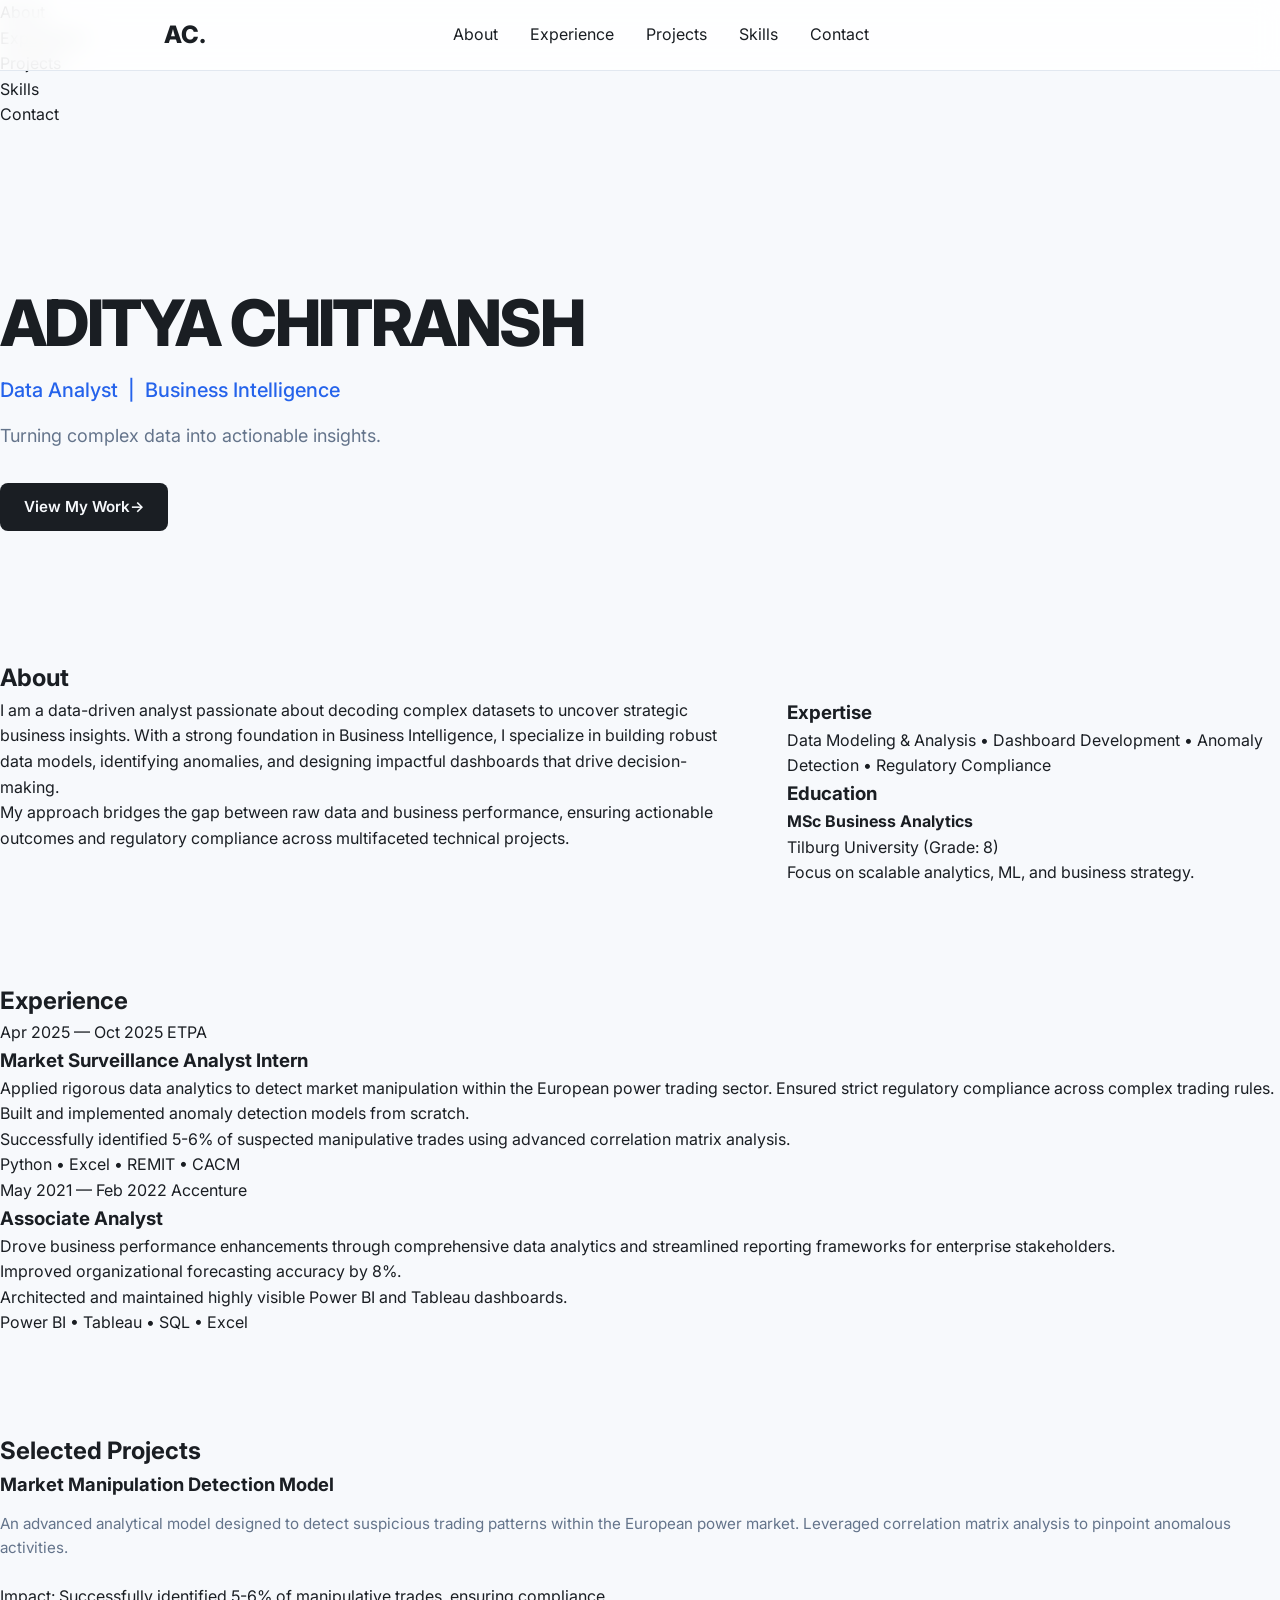
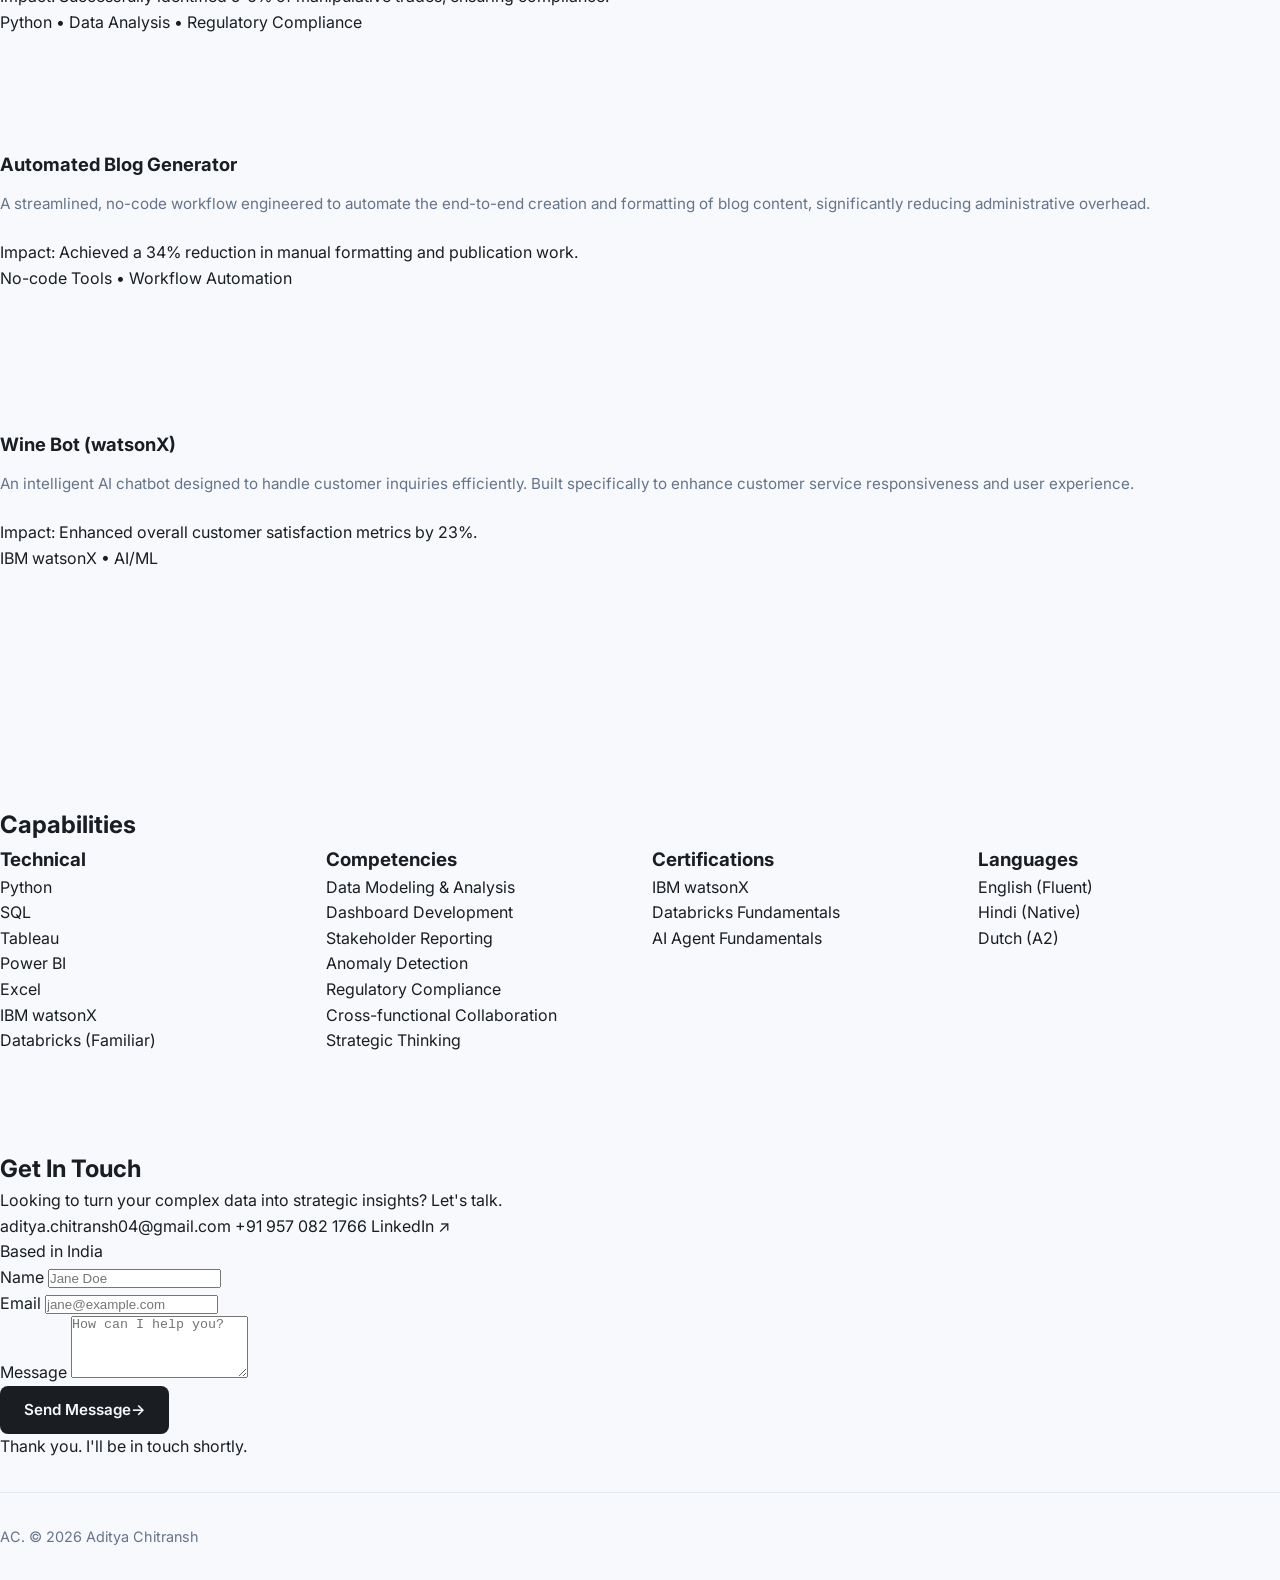
<file: index.html>
<!DOCTYPE html>
<html lang="en">
<head>
  <meta charset="UTF-8">
  <meta name="viewport" content="width=device-width, initial-scale=1.0">
  <title>Aditya Chitransh — Data Analytics Professional</title>
  <meta name="description" content="Portfolio of Aditya Chitransh, a Data Analyst specializing in Business Intelligence, data modeling, and actionable insights.">
  <meta name="keywords" content="Aditya Chitransh, Data Analyst, Business Intelligence, SQL, Python, Power BI, Tableau">
  
  <link rel="preconnect" href="https://fonts.googleapis.com">
  <link rel="preconnect" href="https://fonts.gstatic.com" crossorigin>
  <link href="https://fonts.googleapis.com/css2?family=Inter:wght@300;400;500;600;800&display=swap" rel="stylesheet">
  
  <link rel="stylesheet" href="style.css">
</head>
<body>

  <!-- Navigation -->
  <nav class="nav">
    <div class="container nav-container">
      <a href="#hero" class="logo">AC.</a>
      <ul class="nav-links">
        <li><a href="#about" class="hover-ul">About</a></li>
        <li><a href="#experience" class="hover-ul">Experience</a></li>
        <li><a href="#projects" class="hover-ul">Projects</a></li>
        <li><a href="#skills" class="hover-ul">Skills</a></li>
        <li><a href="#contact" class="hover-ul">Contact</a></li>
      </ul>
      <button class="mobile-toggle" aria-label="Toggle menu">
        <span></span><span></span>
      </button>
    </div>
  </nav>

  <!-- Mobile Menu -->
  <div class="mobile-menu">
    <ul>
      <li><a href="#about">About</a></li>
      <li><a href="#experience">Experience</a></li>
      <li><a href="#projects">Projects</a></li>
      <li><a href="#skills">Skills</a></li>
      <li><a href="#contact">Contact</a></li>
    </ul>
  </div>

  <main>
    <!-- section: HERO -->
    <section id="hero" class="section hero">
      <div class="container">
        <div class="hero-content fade-in">
          <h1 class="headline">ADITYA CHITRANSH</h1>
          <h2 class="subtitle">Data Analyst &nbsp;|&nbsp; Business Intelligence</h2>
          <p class="tagline">Turning complex data into actionable insights.</p>
          <a href="#projects" class="btn">View My Work <span class="arrow">→</span></a>
        </div>
      </div>
    </section>

    <!-- section: ABOUT -->
    <section id="about" class="section about bg-light">
      <div class="container fade-in">
        <h2 class="section-title">About</h2>
        <div class="about-grid">
          <div class="about-bio">
            <p>I am a data-driven analyst passionate about decoding complex datasets to uncover strategic business insights. With a strong foundation in Business Intelligence, I specialize in building robust data models, identifying anomalies, and designing impactful dashboards that drive decision-making.</p>
            <p>My approach bridges the gap between raw data and business performance, ensuring actionable outcomes and regulatory compliance across multifaceted technical projects.</p>
          </div>
          <div class="about-details">
            <div class="detail-block">
              <h3>Expertise</h3>
              <p>Data Modeling & Analysis • Dashboard Development • Anomaly Detection • Regulatory Compliance</p>
            </div>
            <div class="detail-block">
              <h3>Education</h3>
              <p><strong>MSc Business Analytics</strong><br> Tilburg University (Grade: 8)<br><span class="muted">Focus on scalable analytics, ML, and business strategy.</span></p>
            </div>
          </div>
        </div>
      </div>
    </section>

    <!-- section: EXPERIENCE -->
    <section id="experience" class="section experience">
      <div class="container fade-in">
        <h2 class="section-title">Experience</h2>
        <div class="timeline">
          
          <div class="timeline-item">
            <div class="timeline-meta">
              <span class="timeline-date">Apr 2025 — Oct 2025</span>
              <span class="timeline-company">ETPA</span>
            </div>
            <div class="timeline-content">
              <h3>Market Surveillance Analyst Intern</h3>
              <p>Applied rigorous data analytics to detect market manipulation within the European power trading sector. Ensured strict regulatory compliance across complex trading rules.</p>
              <ul class="impact-list">
                <li>Built and implemented anomaly detection models from scratch.</li>
                <li>Successfully identified 5-6% of suspected manipulative trades using advanced correlation matrix analysis.</li>
              </ul>
              <div class="tech-stack">Python • Excel • REMIT • CACM</div>
            </div>
          </div>

          <div class="timeline-item">
            <div class="timeline-meta">
              <span class="timeline-date">May 2021 — Feb 2022</span>
              <span class="timeline-company">Accenture</span>
            </div>
            <div class="timeline-content">
              <h3>Associate Analyst</h3>
              <p>Drove business performance enhancements through comprehensive data analytics and streamlined reporting frameworks for enterprise stakeholders.</p>
              <ul class="impact-list">
                <li>Improved organizational forecasting accuracy by 8%.</li>
                <li>Architected and maintained highly visible Power BI and Tableau dashboards.</li>
              </ul>
              <div class="tech-stack">Power BI • Tableau • SQL • Excel</div>
            </div>
          </div>

        </div>
      </div>
    </section>

    <!-- section: PROJECTS -->
    <section id="projects" class="section projects bg-light">
      <div class="container fade-in">
        <h2 class="section-title">Selected Projects</h2>
        
        <div class="project-grid">
          
          <!-- Project 1 -->
          <div class="project-card">
            <div class="project-info">
              <h3>Market Manipulation Detection Model</h3>
              <p>An advanced analytical model designed to detect suspicious trading patterns within the European power market. Leveraged correlation matrix analysis to pinpoint anomalous activities.</p>
              <div class="project-impact">
                <span class="impact-label">Impact:</span> 
                Successfully identified 5-6% of manipulative trades, ensuring compliance.
              </div>
            </div>
            <div class="project-footer">
              <div class="tech-stack">Python • Data Analysis • Regulatory Compliance</div>
            </div>
          </div>

          <!-- Project 2 -->
          <div class="project-card">
            <div class="project-info">
              <h3>Automated Blog Generator</h3>
              <p>A streamlined, no-code workflow engineered to automate the end-to-end creation and formatting of blog content, significantly reducing administrative overhead.</p>
              <div class="project-impact">
                <span class="impact-label">Impact:</span> 
                Achieved a 34% reduction in manual formatting and publication work.
              </div>
            </div>
            <div class="project-footer">
              <div class="tech-stack">No-code Tools • Workflow Automation</div>
            </div>
          </div>

          <!-- Project 3 -->
          <div class="project-card">
            <div class="project-info">
              <h3>Wine Bot (watsonX)</h3>
              <p>An intelligent AI chatbot designed to handle customer inquiries efficiently. Built specifically to enhance customer service responsiveness and user experience.</p>
              <div class="project-impact">
                <span class="impact-label">Impact:</span> 
                Enhanced overall customer satisfaction metrics by 23%.
              </div>
            </div>
            <div class="project-footer">
              <div class="tech-stack">IBM watsonX • AI/ML</div>
            </div>
          </div>

        </div>
      </div>
    </section>

    <!-- section: SKILLS -->
    <section id="skills" class="section skills">
      <div class="container fade-in">
        <h2 class="section-title">Capabilities</h2>
        
        <div class="skills-grid">
          <div class="skill-group">
            <h3>Technical</h3>
            <ul>
              <li>Python</li>
              <li>SQL</li>
              <li>Tableau</li>
              <li>Power BI</li>
              <li>Excel</li>
              <li>IBM watsonX</li>
              <li>Databricks <span class="muted">(Familiar)</span></li>
            </ul>
          </div>
          
          <div class="skill-group">
            <h3>Competencies</h3>
            <ul>
              <li>Data Modeling & Analysis</li>
              <li>Dashboard Development</li>
              <li>Stakeholder Reporting</li>
              <li>Anomaly Detection</li>
              <li>Regulatory Compliance</li>
              <li>Cross-functional Collaboration</li>
              <li>Strategic Thinking</li>
            </ul>
          </div>

          <div class="skill-group">
            <h3>Certifications</h3>
            <ul>
              <li>IBM watsonX</li>
              <li>Databricks Fundamentals</li>
              <li>AI Agent Fundamentals</li>
            </ul>
          </div>
          
          <div class="skill-group">
            <h3>Languages</h3>
            <ul>
              <li>English <span class="muted">(Fluent)</span></li>
              <li>Hindi <span class="muted">(Native)</span></li>
              <li>Dutch <span class="muted">(A2)</span></li>
            </ul>
          </div>
        </div>
      </div>
    </section>

    <!-- section: CONTACT -->
    <section id="contact" class="section contact bg-light">
      <div class="container fade-in">
        <h2 class="section-title">Get In Touch</h2>
        
        <div class="contact-grid">
          <div class="contact-text">
            <p class="contact-lead">Looking to turn your complex data into strategic insights? Let's talk.</p>
            <div class="contact-links">
              <a href="mailto:aditya.chitransh04@gmail.com" class="contact-link hover-ul">aditya.chitransh04@gmail.com</a>
              <a href="tel:+919570821766" class="contact-link hover-ul">+91 957 082 1766</a>
              <a href="https://linkedin.com/in/achitransh" target="_blank" rel="noopener" class="contact-link hover-ul">LinkedIn ↗</a>
            </div>
            <p class="location">Based in India</p>
          </div>
          
          <form class="contact-form" id="contactForm" novalidate>
            <div class="form-group">
              <label for="name">Name</label>
              <input type="text" id="name" name="name" required placeholder="Jane Doe">
            </div>
            <div class="form-group">
              <label for="email">Email</label>
              <input type="email" id="email" name="email" required placeholder="jane@example.com">
            </div>
            <div class="form-group">
              <label for="message">Message</label>
              <textarea id="message" name="message" rows="4" required placeholder="How can I help you?"></textarea>
            </div>
            <button type="submit" class="btn" id="submitBtn">Send Message <span class="arrow">→</span></button>
            <div class="form-success" id="formSuccess">Thank you. I'll be in touch shortly.</div>
          </form>
        </div>
      </div>
    </section>
  </main>

  <footer class="footer">
    <div class="container">
      <div class="footer-content">
        <span class="footer-logo">AC.</span>
        <span class="footer-copy">© 2026 Aditya Chitransh</span>
      </div>
    </div>
  </footer>

  <script src="script.js"></script>
</body>
</html>
</file>
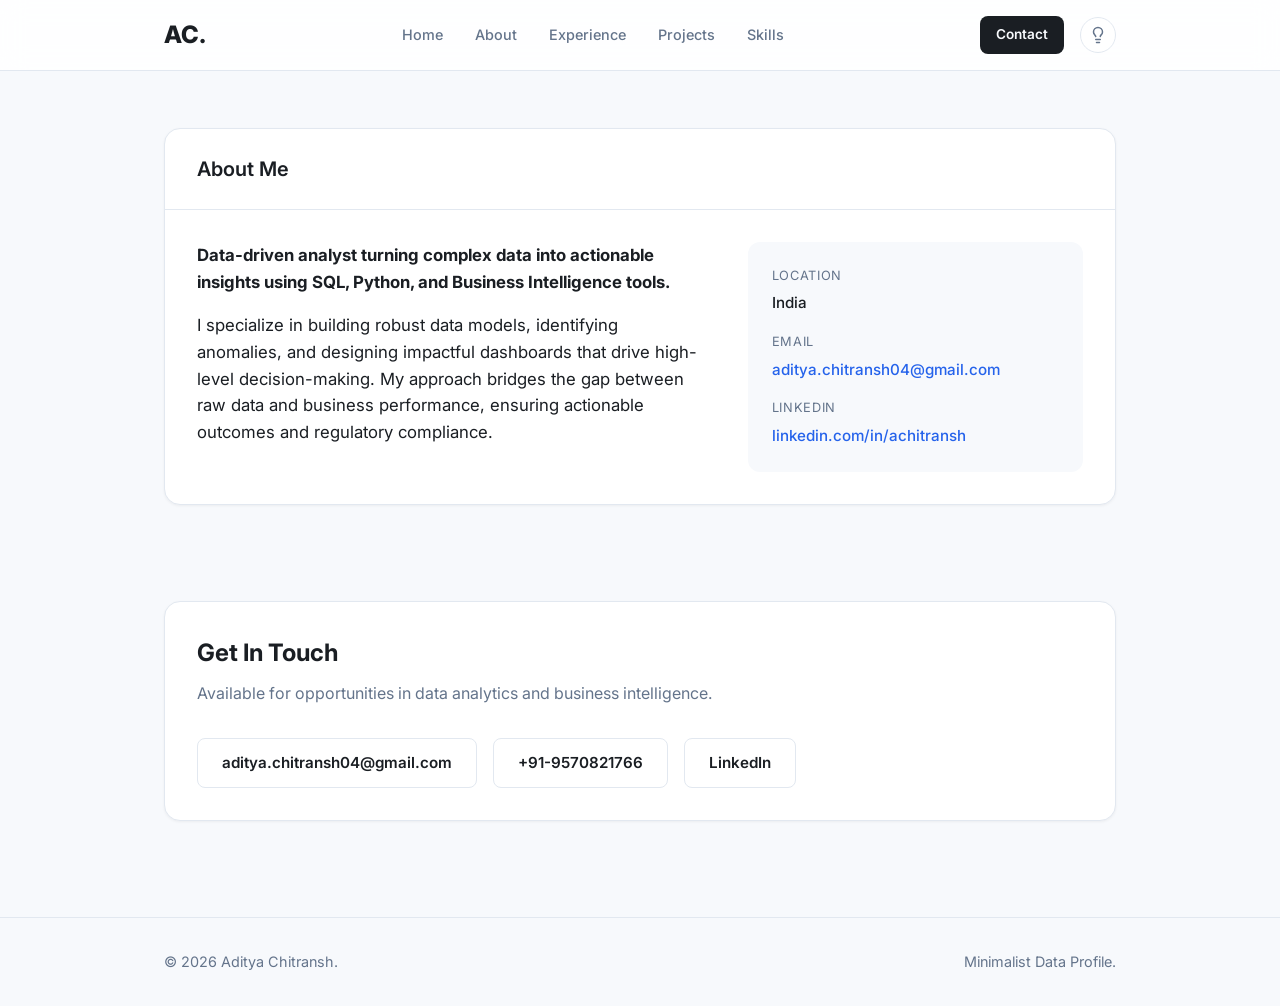
<file: about.html>
<!DOCTYPE html>
<html lang="en">
<head>
  <meta charset="UTF-8">
  <meta name="viewport" content="width=device-width, initial-scale=1.0">
  <title>About — Aditya Chitransh</title>
  <link rel="preconnect" href="https://fonts.googleapis.com">
  <link rel="preconnect" href="https://fonts.gstatic.com" crossorigin>
  <link href="https://fonts.googleapis.com/css2?family=Inter:wght@400;500;600;700;800&display=swap" rel="stylesheet">
  <link rel="stylesheet" href="style.css">
</head>
<body class="page-fade-in">

  <nav class="nav">
    <div class="nav-container">
      <a href="index.html" class="logo">AC.</a>
      <ul class="nav-links">
        <li><a href="index.html" class="nav-link">Home</a></li>
        <li><a href="about.html" class="nav-link active">About</a></li>
        <li><a href="experience.html" class="nav-link">Experience</a></li>
        <li><a href="projects.html" class="nav-link">Projects</a></li>
        <li><a href="skills.html" class="nav-link">Skills</a></li>
      </ul>
      <div class="nav-actions">
        <a href="#contact" class="btn btn-sm">Contact</a>
        <button id="themeToggle" class="theme-toggle" aria-label="Toggle Theme">
          <svg width="20" height="20" viewBox="0 0 24 24" fill="none" stroke="currentColor" stroke-width="2" stroke-linecap="round" stroke-linejoin="round" class="bulb-icon"><path d="M15 14c.2-1 .7-1.7 1.5-2.5 1-.9 1.5-2.2 1.5-3.5A6 6 0 0 0 6 8c0 1 .2 2.2 1.5 3.5.7.9 1.3 1.5 1.5 2.5"/><path d="M9 18h6"/><path d="M10 22h4"/></svg>
        </button>
      </div>
    </div>
  </nav>

  <main class="page-container content-wrapper standalone-page">
    <section class="section pt-xl">
      <div class="card about-card">
        <div class="card-header">
          <h2 class="card-title">About Me</h2>
        </div>
        <div class="card-body about-grid">
          <div class="bio">
            <p><strong>Data-driven analyst turning complex data into actionable insights using SQL, Python, and Business Intelligence tools.</strong></p>
            <p>I specialize in building robust data models, identifying anomalies, and designing impactful dashboards that drive high-level decision-making. My approach bridges the gap between raw data and business performance, ensuring actionable outcomes and regulatory compliance.</p>
          </div>
          <div class="quick-facts">
            <div class="fact">
              <span class="fact-label">Location</span>
              <span class="fact-value">India</span>
            </div>
            <div class="fact">
              <span class="fact-label">Email</span>
              <a href="mailto:aditya.chitransh04@gmail.com" class="fact-value link">aditya.chitransh04@gmail.com</a>
            </div>
            <div class="fact">
              <span class="fact-label">LinkedIn</span>
              <a href="https://linkedin.com/in/achitransh" target="_blank" rel="noopener" class="fact-value link">linkedin.com/in/achitransh</a>
            </div>
          </div>
        </div>
      </div>
    </section>

    <!-- Global Contact Footer -->
    <section id="contact" class="section mb-xl">
      <div class="card contact-card">
        <div class="card-body">
          <div class="contact-header">
            <h2>Get In Touch</h2>
            <p>Available for opportunities in data analytics and business intelligence.</p>
          </div>
          <div class="contact-methods">
            <a href="mailto:aditya.chitransh04@gmail.com" class="btn btn-outline">aditya.chitransh04@gmail.com</a>
            <a href="tel:+919570821766" class="btn btn-outline">+91-9570821766</a>
            <a href="https://linkedin.com/in/achitransh" target="_blank" rel="noopener" class="btn btn-outline">LinkedIn</a>
          </div>
        </div>
      </div>
    </section>
  </main>

  <footer class="footer">
    <div class="page-container flex-between">
      <span>© 2026 Aditya Chitransh.</span>
      <span>Minimalist Data Profile.</span>
    </div>
  </footer>

  <script src="script.js"></script>
</body>
</html>
</file>
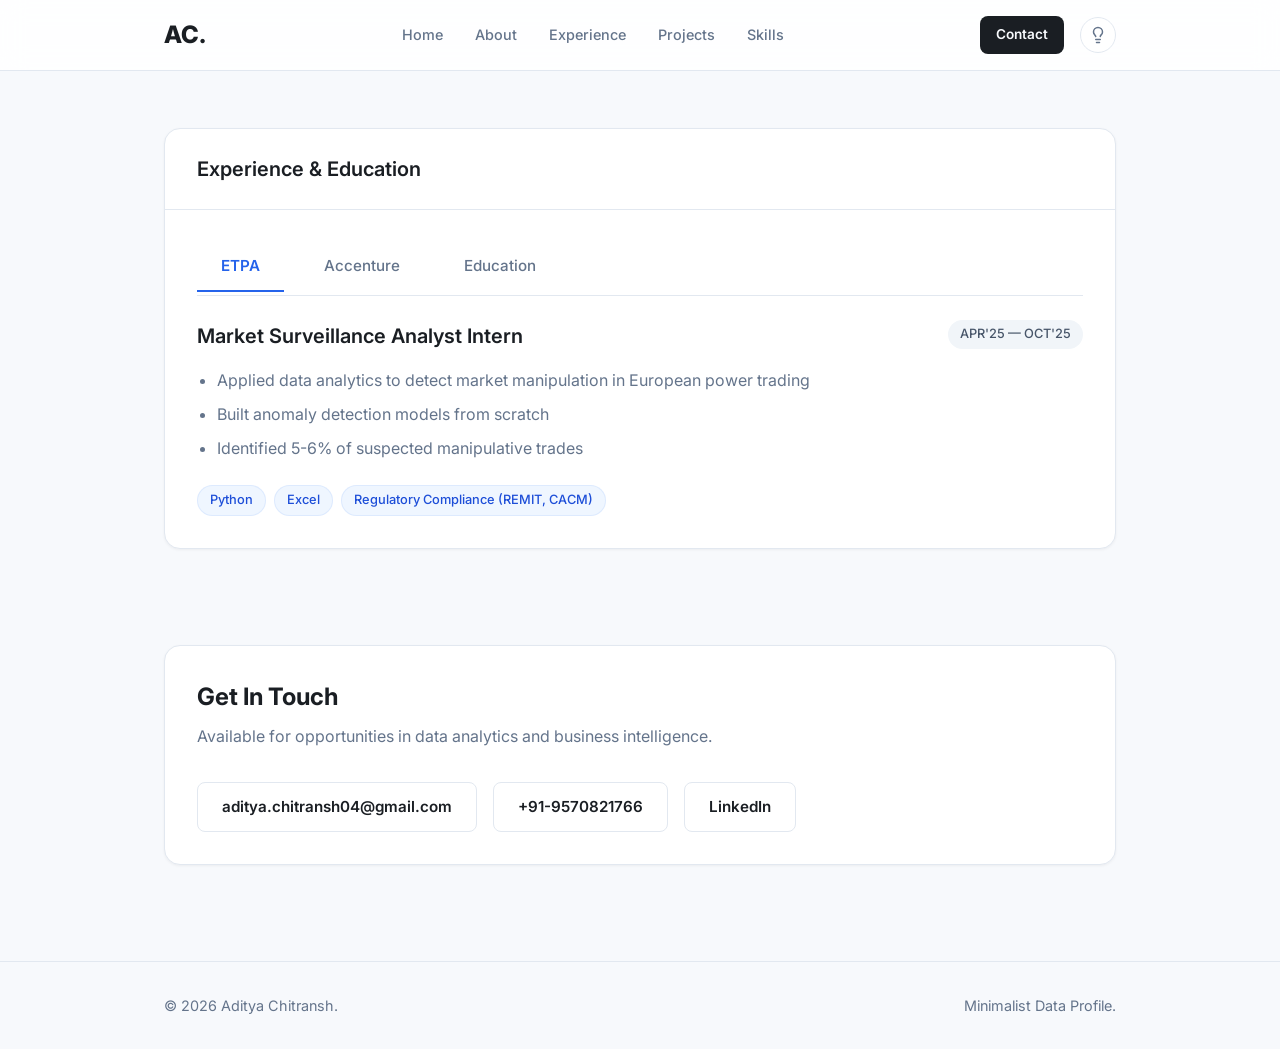
<file: experience.html>
<!DOCTYPE html>
<html lang="en">
<head>
  <meta charset="UTF-8">
  <meta name="viewport" content="width=device-width, initial-scale=1.0">
  <title>Experience — Aditya Chitransh</title>
  <link rel="preconnect" href="https://fonts.googleapis.com">
  <link rel="preconnect" href="https://fonts.gstatic.com" crossorigin>
  <link href="https://fonts.googleapis.com/css2?family=Inter:wght@400;500;600;700;800&display=swap" rel="stylesheet">
  <link rel="stylesheet" href="style.css">
</head>
<body class="page-fade-in">

  <nav class="nav">
    <div class="nav-container">
      <a href="index.html" class="logo">AC.</a>
      <ul class="nav-links">
        <li><a href="index.html" class="nav-link">Home</a></li>
        <li><a href="about.html" class="nav-link">About</a></li>
        <li><a href="experience.html" class="nav-link active">Experience</a></li>
        <li><a href="projects.html" class="nav-link">Projects</a></li>
        <li><a href="skills.html" class="nav-link">Skills</a></li>
      </ul>
      <div class="nav-actions">
        <a href="#contact" class="btn btn-sm">Contact</a>
        <button id="themeToggle" class="theme-toggle" aria-label="Toggle Theme">
          <svg width="20" height="20" viewBox="0 0 24 24" fill="none" stroke="currentColor" stroke-width="2" stroke-linecap="round" stroke-linejoin="round" class="bulb-icon"><path d="M15 14c.2-1 .7-1.7 1.5-2.5 1-.9 1.5-2.2 1.5-3.5A6 6 0 0 0 6 8c0 1 .2 2.2 1.5 3.5.7.9 1.3 1.5 1.5 2.5"/><path d="M9 18h6"/><path d="M10 22h4"/></svg>
        </button>
      </div>
    </div>
  </nav>

  <main class="page-container content-wrapper standalone-page">
    <section class="section pt-xl">
      <div class="card experience-card">
        <div class="card-header">
          <h2 class="card-title">Experience & Education</h2>
        </div>
        <div class="card-body">
          <div class="tabs-container">
            <div class="tabs" role="tablist">
              <button class="tab-btn active" role="tab" data-target="tab-etpa">ETPA</button>
              <button class="tab-btn" role="tab" data-target="tab-accenture">Accenture</button>
              <button class="tab-btn" role="tab" data-target="tab-edu">Education</button>
            </div>
            
            <div class="tab-content-area">
              <div class="tab-pane active" id="tab-etpa" role="tabpanel">
                <div class="role-header">
                  <h3>Market Surveillance Analyst Intern</h3>
                  <span class="pill pill-date">APR'25 — OCT'25</span>
                </div>
                <ul class="role-points">
                  <li>Applied data analytics to detect market manipulation in European power trading</li>
                  <li>Built anomaly detection models from scratch</li>
                  <li>Identified 5-6% of suspected manipulative trades</li>
                </ul>
                <div class="pill-group">
                  <span class="pill pill-tech">Python</span>
                  <span class="pill pill-tech">Excel</span>
                  <span class="pill pill-tech">Regulatory Compliance (REMIT, CACM)</span>
                </div>
              </div>

              <div class="tab-pane" id="tab-accenture" role="tabpanel">
                <div class="role-header">
                  <h3>Associate Analyst</h3>
                  <span class="pill pill-date">MAY'21 — FEB'22</span>
                </div>
                <ul class="role-points">
                  <li>Enhanced business performance through data analytics</li>
                  <li>Improved forecasting accuracy by 8%</li>
                  <li>Built and maintained Power BI and Tableau dashboards</li>
                </ul>
                <div class="pill-group">
                  <span class="pill pill-tech">Power BI</span>
                  <span class="pill pill-tech">Tableau</span>
                  <span class="pill pill-tech">SQL</span>
                  <span class="pill pill-tech">Excel</span>
                </div>
              </div>

              <div class="tab-pane" id="tab-edu" role="tabpanel">
                <div class="role-header">
                  <h3>MSc Business Analytics</h3>
                  <span class="pill pill-date">Tilburg University</span>
                </div>
                <ul class="role-points">
                  <li>Grade: 8</li>
                  <li>Focus on scalable analytics, machine learning, and advanced business intelligence strategies.</li>
                </ul>
              </div>
            </div>
          </div>
        </div>
      </div>
    </section>

    <!-- Global Contact Footer -->
    <section id="contact" class="section mb-xl">
      <div class="card contact-card">
        <div class="card-body">
          <div class="contact-header">
            <h2>Get In Touch</h2>
            <p>Available for opportunities in data analytics and business intelligence.</p>
          </div>
          <div class="contact-methods">
            <a href="mailto:aditya.chitransh04@gmail.com" class="btn btn-outline">aditya.chitransh04@gmail.com</a>
            <a href="tel:+919570821766" class="btn btn-outline">+91-9570821766</a>
            <a href="https://linkedin.com/in/achitransh" target="_blank" rel="noopener" class="btn btn-outline">LinkedIn</a>
          </div>
        </div>
      </div>
    </section>
  </main>

  <footer class="footer">
    <div class="page-container flex-between">
      <span>© 2026 Aditya Chitransh.</span>
      <span>Minimalist Data Profile.</span>
    </div>
  </footer>

  <script src="script.js"></script>
</body>
</html>
</file>
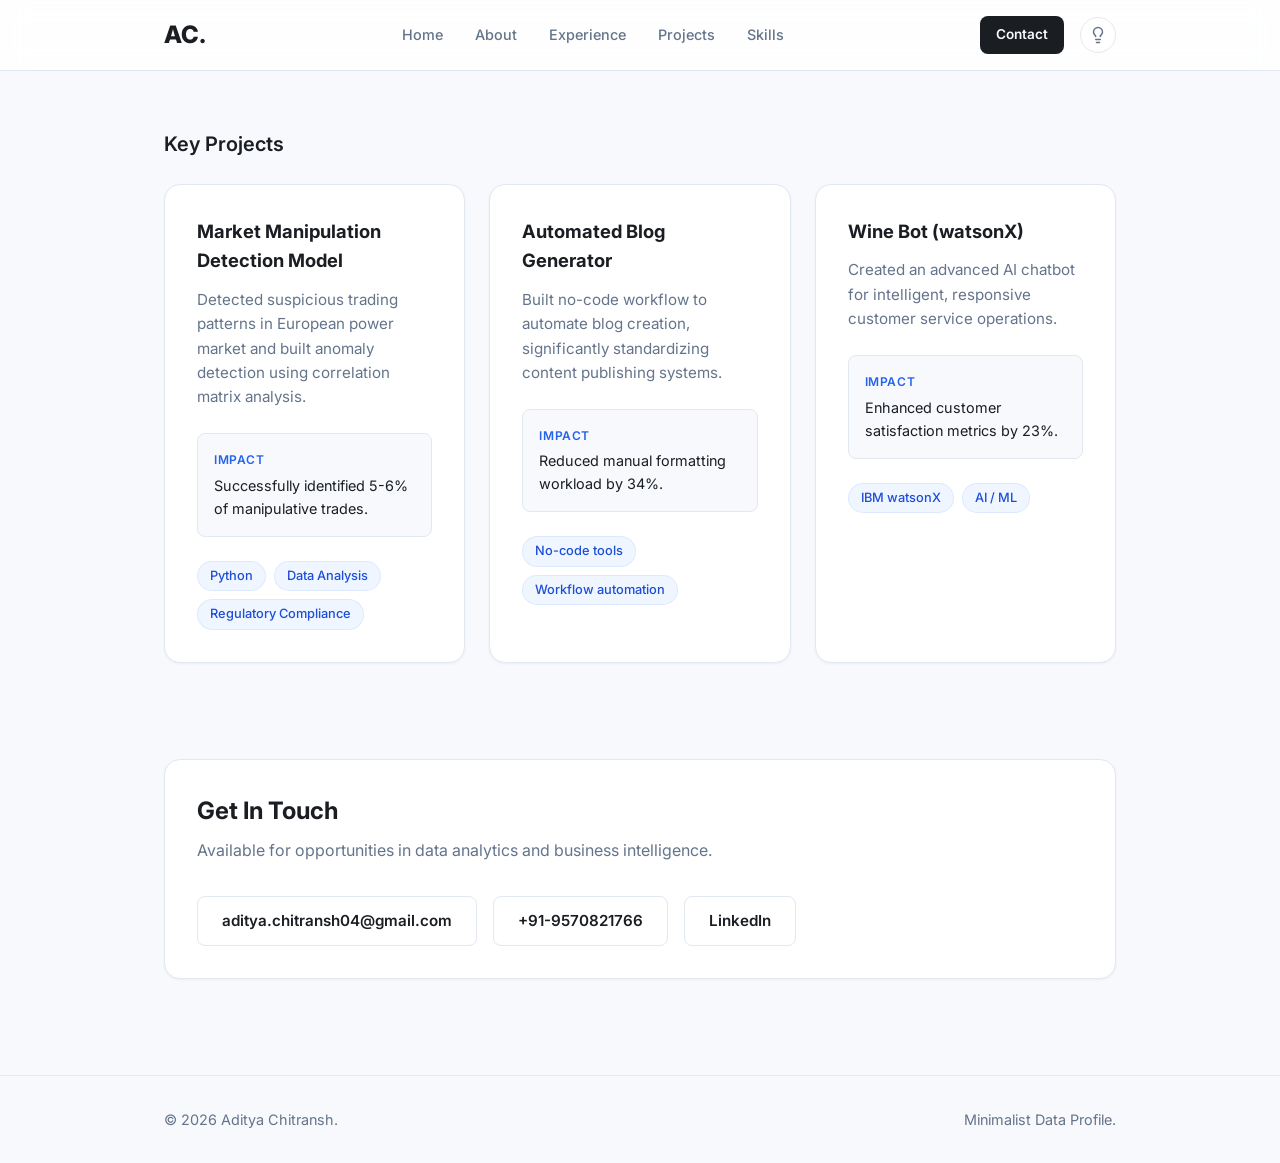
<file: projects.html>
<!DOCTYPE html>
<html lang="en">
<head>
  <meta charset="UTF-8">
  <meta name="viewport" content="width=device-width, initial-scale=1.0">
  <title>Projects — Aditya Chitransh</title>
  <link rel="preconnect" href="https://fonts.googleapis.com">
  <link rel="preconnect" href="https://fonts.gstatic.com" crossorigin>
  <link href="https://fonts.googleapis.com/css2?family=Inter:wght@400;500;600;700;800&display=swap" rel="stylesheet">
  <link rel="stylesheet" href="style.css">
</head>
<body class="page-fade-in">

  <nav class="nav">
    <div class="nav-container">
      <a href="index.html" class="logo">AC.</a>
      <ul class="nav-links">
        <li><a href="index.html" class="nav-link">Home</a></li>
        <li><a href="about.html" class="nav-link">About</a></li>
        <li><a href="experience.html" class="nav-link">Experience</a></li>
        <li><a href="projects.html" class="nav-link active">Projects</a></li>
        <li><a href="skills.html" class="nav-link">Skills</a></li>
      </ul>
      <div class="nav-actions">
        <a href="#contact" class="btn btn-sm">Contact</a>
        <button id="themeToggle" class="theme-toggle" aria-label="Toggle Theme">
          <svg width="20" height="20" viewBox="0 0 24 24" fill="none" stroke="currentColor" stroke-width="2" stroke-linecap="round" stroke-linejoin="round" class="bulb-icon"><path d="M15 14c.2-1 .7-1.7 1.5-2.5 1-.9 1.5-2.2 1.5-3.5A6 6 0 0 0 6 8c0 1 .2 2.2 1.5 3.5.7.9 1.3 1.5 1.5 2.5"/><path d="M9 18h6"/><path d="M10 22h4"/></svg>
        </button>
      </div>
    </div>
  </nav>

  <main class="page-container content-wrapper standalone-page">
    <section class="section pt-xl">
      <h2 class="section-heading">Key Projects</h2>
      <div class="projects-grid">
        
        <div class="card project-card hover-lift">
          <div class="card-body">
            <h3>Market Manipulation Detection Model</h3>
            <p>Detected suspicious trading patterns in European power market and built anomaly detection using correlation matrix analysis.</p>
            <div class="impact-box">
              <span class="impact-title">Impact</span>
              <span>Successfully identified 5-6% of manipulative trades.</span>
            </div>
            <div class="pill-group mt-auto">
              <span class="pill pill-tech">Python</span>
              <span class="pill pill-tech">Data Analysis</span>
              <span class="pill pill-tech">Regulatory Compliance</span>
            </div>
          </div>
        </div>

        <div class="card project-card hover-lift">
          <div class="card-body">
            <h3>Automated Blog Generator</h3>
            <p>Built no-code workflow to automate blog creation, significantly standardizing content publishing systems.</p>
            <div class="impact-box">
              <span class="impact-title">Impact</span>
              <span>Reduced manual formatting workload by 34%.</span>
            </div>
            <div class="pill-group mt-auto">
              <span class="pill pill-tech">No-code tools</span>
              <span class="pill pill-tech">Workflow automation</span>
            </div>
          </div>
        </div>

        <div class="card project-card hover-lift">
          <div class="card-body">
            <h3>Wine Bot (watsonX)</h3>
            <p>Created an advanced AI chatbot for intelligent, responsive customer service operations.</p>
            <div class="impact-box">
              <span class="impact-title">Impact</span>
              <span>Enhanced customer satisfaction metrics by 23%.</span>
            </div>
            <div class="pill-group mt-auto">
              <span class="pill pill-tech">IBM watsonX</span>
              <span class="pill pill-tech">AI / ML</span>
            </div>
          </div>
        </div>

      </div>
    </section>

    <!-- Global Contact Footer -->
    <section id="contact" class="section mb-xl">
      <div class="card contact-card">
        <div class="card-body">
          <div class="contact-header">
            <h2>Get In Touch</h2>
            <p>Available for opportunities in data analytics and business intelligence.</p>
          </div>
          <div class="contact-methods">
            <a href="mailto:aditya.chitransh04@gmail.com" class="btn btn-outline">aditya.chitransh04@gmail.com</a>
            <a href="tel:+919570821766" class="btn btn-outline">+91-9570821766</a>
            <a href="https://linkedin.com/in/achitransh" target="_blank" rel="noopener" class="btn btn-outline">LinkedIn</a>
          </div>
        </div>
      </div>
    </section>
  </main>

  <footer class="footer">
    <div class="page-container flex-between">
      <span>© 2026 Aditya Chitransh.</span>
      <span>Minimalist Data Profile.</span>
    </div>
  </footer>

  <script src="script.js"></script>
</body>
</html>
</file>
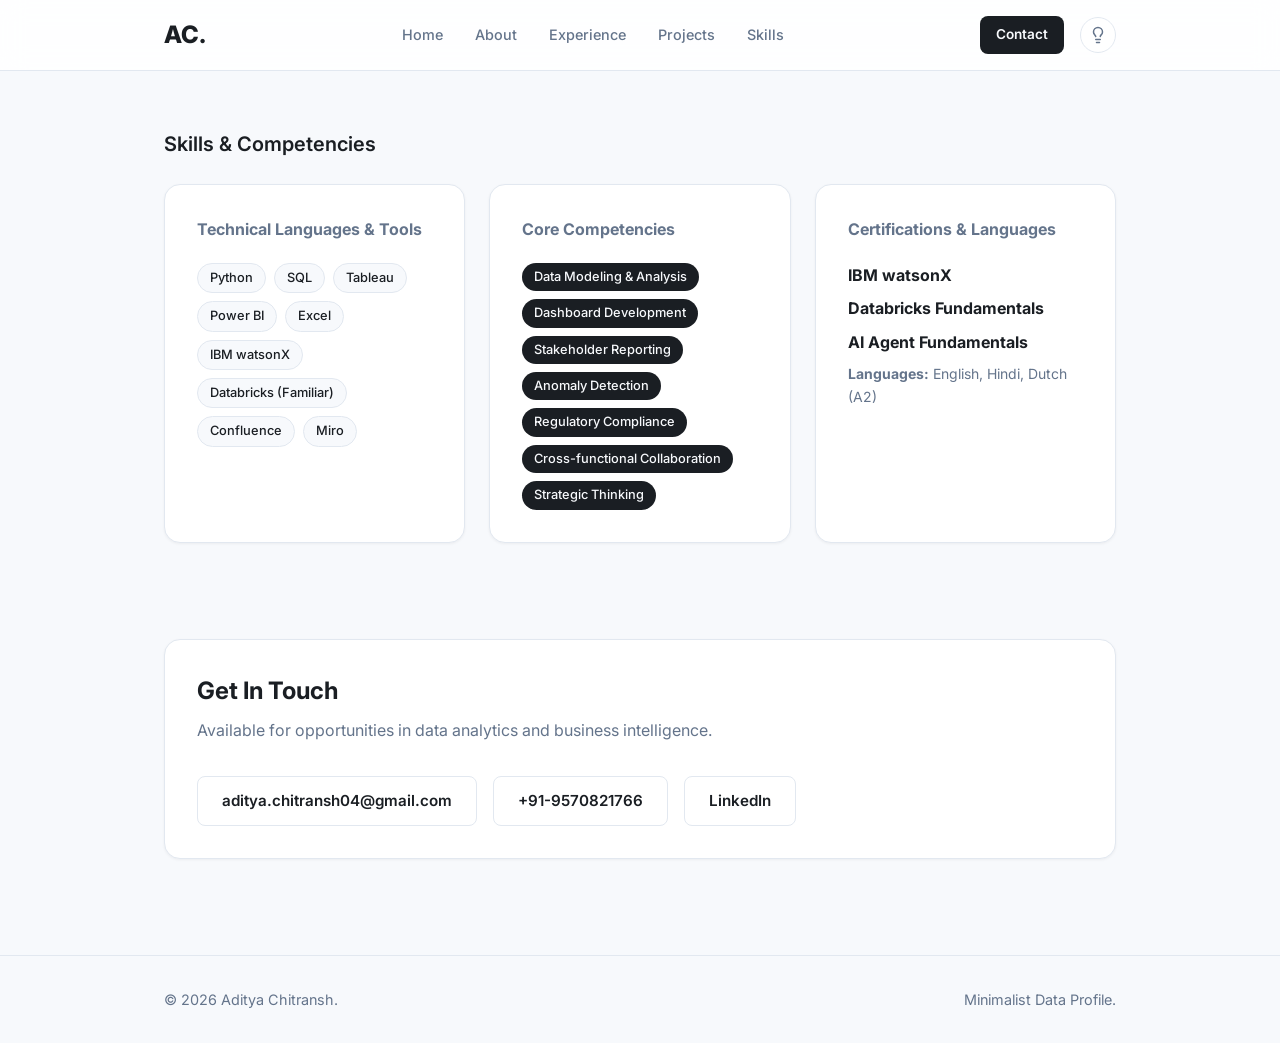
<file: skills.html>
<!DOCTYPE html>
<html lang="en">
<head>
  <meta charset="UTF-8">
  <meta name="viewport" content="width=device-width, initial-scale=1.0">
  <title>Skills — Aditya Chitransh</title>
  <link rel="preconnect" href="https://fonts.googleapis.com">
  <link rel="preconnect" href="https://fonts.gstatic.com" crossorigin>
  <link href="https://fonts.googleapis.com/css2?family=Inter:wght@400;500;600;700;800&display=swap" rel="stylesheet">
  <link rel="stylesheet" href="style.css">
</head>
<body class="page-fade-in">

  <nav class="nav">
    <div class="nav-container">
      <a href="index.html" class="logo">AC.</a>
      <ul class="nav-links">
        <li><a href="index.html" class="nav-link">Home</a></li>
        <li><a href="about.html" class="nav-link">About</a></li>
        <li><a href="experience.html" class="nav-link">Experience</a></li>
        <li><a href="projects.html" class="nav-link">Projects</a></li>
        <li><a href="skills.html" class="nav-link active">Skills</a></li>
      </ul>
      <div class="nav-actions">
        <a href="#contact" class="btn btn-sm">Contact</a>
        <button id="themeToggle" class="theme-toggle" aria-label="Toggle Theme">
          <svg width="20" height="20" viewBox="0 0 24 24" fill="none" stroke="currentColor" stroke-width="2" stroke-linecap="round" stroke-linejoin="round" class="bulb-icon"><path d="M15 14c.2-1 .7-1.7 1.5-2.5 1-.9 1.5-2.2 1.5-3.5A6 6 0 0 0 6 8c0 1 .2 2.2 1.5 3.5.7.9 1.3 1.5 1.5 2.5"/><path d="M9 18h6"/><path d="M10 22h4"/></svg>
        </button>
      </div>
    </div>
  </nav>

  <main class="page-container content-wrapper standalone-page">
    <section class="section pt-xl">
      <h2 class="section-heading">Skills & Competencies</h2>
      <div class="skills-grid">
        
        <div class="card skill-card">
          <div class="card-body">
            <h3>Technical Languages & Tools</h3>
            <div class="pill-group">
              <span class="pill pill-skill">Python</span>
              <span class="pill pill-skill">SQL</span>
              <span class="pill pill-skill">Tableau</span>
              <span class="pill pill-skill">Power BI</span>
              <span class="pill pill-skill">Excel</span>
              <span class="pill pill-skill">IBM watsonX</span>
              <span class="pill pill-skill">Databricks <span class="muted">(Familiar)</span></span>
              <span class="pill pill-skill">Confluence</span>
              <span class="pill pill-skill">Miro</span>
            </div>
          </div>
        </div>

        <div class="card skill-card">
          <div class="card-body">
            <h3>Core Competencies</h3>
            <div class="pill-group">
              <span class="pill pill-comp">Data Modeling & Analysis</span>
              <span class="pill pill-comp">Dashboard Development</span>
              <span class="pill pill-comp">Stakeholder Reporting</span>
              <span class="pill pill-comp">Anomaly Detection</span>
              <span class="pill pill-comp">Regulatory Compliance</span>
              <span class="pill pill-comp">Cross-functional Collaboration</span>
              <span class="pill pill-comp">Strategic Thinking</span>
            </div>
          </div>
        </div>

        <div class="card skill-card">
          <div class="card-body">
            <h3>Certifications & Languages</h3>
            <ul class="clean-list">
              <li><strong>IBM watsonX</strong></li>
              <li><strong>Databricks Fundamentals</strong></li>
              <li><strong>AI Agent Fundamentals</strong></li>
              <li class="mt-2 text-sm text-muted"><strong>Languages:</strong> English, Hindi, Dutch (A2)</li>
            </ul>
          </div>
        </div>

      </div>
    </section>

    <!-- Global Contact Footer -->
    <section id="contact" class="section mb-xl">
      <div class="card contact-card">
        <div class="card-body">
          <div class="contact-header">
            <h2>Get In Touch</h2>
            <p>Available for opportunities in data analytics and business intelligence.</p>
          </div>
          <div class="contact-methods">
            <a href="mailto:aditya.chitransh04@gmail.com" class="btn btn-outline">aditya.chitransh04@gmail.com</a>
            <a href="tel:+919570821766" class="btn btn-outline">+91-9570821766</a>
            <a href="https://linkedin.com/in/achitransh" target="_blank" rel="noopener" class="btn btn-outline">LinkedIn</a>
          </div>
        </div>
      </div>
    </section>
  </main>

  <footer class="footer">
    <div class="page-container flex-between">
      <span>© 2026 Aditya Chitransh.</span>
      <span>Minimalist Data Profile.</span>
    </div>
  </footer>

  <script src="script.js"></script>
</body>
</html>
</file>
<file: style.css>
/* 
  SaaS Dashboard Portfolio Aesthetic
  Light/Dark Theme toggle utilizing CSS variables
*/

:root {
  /* Light Theme (Default) */
  --bg-color: #f7f9fc;
  --nav-bg: rgba(255, 255, 255, 0.85);
  --card-bg: #ffffff;
  --text-main: #1a1e23;
  --text-muted: #64748b;
  --border-color: #e2e8f0;
  
  --accent: #2563eb;
  --accent-hover: #1d4ed8;
  
  --pill-tech-bg: #eff6ff;
  --pill-tech-text: #1d4ed8;
  
  --pill-date-bg: #f1f5f9;
  --pill-date-text: #475569;

  --shadow-sm: 0 1px 3px rgba(0,0,0,0.05);
  --shadow-md: 0 4px 6px -1px rgba(0,0,0,0.05), 0 2px 4px -1px rgba(0,0,0,0.03);
  --shadow-lg: 0 10px 15px -3px rgba(0,0,0,0.05), 0 4px 6px -2px rgba(0,0,0,0.025);
  
  --font-main: 'Inter', sans-serif;
  --transition: all 0.3s ease;
  --radius: 16px;
}

[data-theme="dark"] {
  --bg-color: #0f172a;
  --nav-bg: rgba(15, 23, 42, 0.85);
  --card-bg: #1e293b;
  --text-main: #f8fafc;
  --text-muted: #94a3b8;
  --border-color: #334155;
  
  --accent: #3b82f6;
  --accent-hover: #60a5fa;
  
  --pill-tech-bg: rgba(59, 130, 246, 0.15);
  --pill-tech-text: #60a5fa;
  
  --pill-date-bg: #334155;
  --pill-date-text: #cbd5e1;

  --shadow-sm: 0 1px 3px rgba(0,0,0,0.4);
  --shadow-md: 0 4px 6px -1px rgba(0,0,0,0.4);
  --shadow-lg: 0 10px 15px -3px rgba(0,0,0,0.4);
}

* { margin: 0; padding: 0; box-sizing: border-box; }

body {
  font-family: var(--font-main);
  background-color: var(--bg-color);
  color: var(--text-main);
  line-height: 1.6;
  transition: background-color 0.4s, color 0.4s;
}

a { color: inherit; text-decoration: none; }
ul { list-style: none; }
button { background: none; border: none; cursor: pointer; color: inherit; font: inherit; }

/* Utility */
.page-container { max-width: 1000px; margin: 0 auto; padding: 0 24px; }
.section { padding-top: 6rem; }
.section-heading { font-size: 1.25rem; font-weight: 600; margin-bottom: 24px; color: var(--text-main); }
.mt-2 { margin-top: 0.5rem; }
.mt-auto { margin-top: auto; }
.mb-xl { margin-bottom: 6rem; }
.text-sm { font-size: 0.875rem; }
.text-muted { color: var(--text-muted); }
.flex-between { display: flex; justify-content: space-between; align-items: center; }
.clean-list li { margin-bottom: 8px; }

/* Navigation */
.nav {
  position: fixed; top: 0; left: 0; width: 100%;
  background-color: var(--nav-bg);
  backdrop-filter: blur(12px);
  -webkit-backdrop-filter: blur(12px);
  z-index: 100;
  border-bottom: 1px solid var(--border-color);
  padding: 16px 0;
  transition: var(--transition);
}
.nav-container { display: flex; justify-content: space-between; align-items: center; max-width: 1000px; margin: 0 auto; padding: 0 24px; }
.logo { font-weight: 800; font-size: 1.5rem; color: var(--text-main); }
.nav-links { display: flex; gap: 32px; }
.nav-link { font-size: 0.9rem; font-weight: 500; color: var(--text-muted); transition: var(--transition); }
.nav-link:hover { color: var(--text-main); }
.nav-actions { display: flex; align-items: center; gap: 16px; }
.theme-toggle { display: flex; align-items: center; justify-content: center; width: 36px; height: 36px; border-radius: 50%; background: var(--card-bg); border: 1px solid var(--border-color); color: var(--text-muted); transition: var(--transition); }
.theme-toggle:hover { color: var(--text-main); border-color: var(--text-muted); }
.bulb-icon { width: 18px; height: 18px; }

/* Buttons */
.btn {
  display: inline-flex; align-items: center; justify-content: center;
  background-color: var(--text-main); color: var(--bg-color);
  padding: 12px 24px; font-size: 0.95rem; font-weight: 600;
  border-radius: 8px; transition: var(--transition);
}
.btn:hover { transform: translateY(-2px); box-shadow: var(--shadow-md); opacity: 0.9; }
.btn-sm { padding: 8px 16px; font-size: 0.85rem; }
.btn-outline { background-color: transparent; border: 1px solid var(--border-color); color: var(--text-main); }
.btn-outline:hover { background-color: var(--card-bg); border-color: var(--text-muted); }

/* Dashboard Cards */
.card {
  background-color: var(--card-bg);
  border: 1px solid var(--border-color);
  border-radius: var(--radius);
  box-shadow: var(--shadow-sm);
  transition: var(--transition);
}
.card-header { padding: 24px 32px; border-bottom: 1px solid var(--border-color); }
.card-title { font-size: 1.25rem; font-weight: 600; }
.card-body { padding: 32px; }
.hover-lift:hover { transform: translateY(-4px); box-shadow: var(--shadow-lg); border-color: var(--accent); }

/* Hero */
.hero { display: flex; align-items: center; padding-top: 10rem; padding-bottom: 2rem; }
.headline { font-size: clamp(2.5rem, 6vw, 4rem); font-weight: 800; letter-spacing: -0.04em; margin-bottom: 16px; line-height: 1.1; }
.subtitle { font-size: 1.25rem; font-weight: 500; color: var(--accent); margin-bottom: 16px; }
.tagline { font-size: 1.125rem; color: var(--text-muted); margin-bottom: 32px; max-width: 500px; }

/* About Grid */
.about-grid { display: grid; grid-template-columns: 3fr 2fr; gap: 48px; }
.bio { font-size: 1.05rem; }
.bio p { margin-bottom: 16px; }
.quick-facts { display: flex; flex-direction: column; gap: 16px; background: var(--bg-color); padding: 24px; border-radius: 12px; }
.fact-label { display: block; font-size: 0.8rem; text-transform: uppercase; letter-spacing: 0.05em; color: var(--text-muted); margin-bottom: 4px; }
.fact-value { font-weight: 500; font-size: 0.95rem; }
.fact-value.link { color: var(--accent); }

/* Experience Tabs */
.tabs-container { display: flex; flex-direction: column; }
.tabs { display: flex; gap: 16px; border-bottom: 1px solid var(--border-color); margin-bottom: 24px; overflow-x: auto; padding-bottom: 4px;}
.tab-btn {
  padding: 12px 24px; font-size: 0.95rem; font-weight: 500; color: var(--text-muted);
  border-bottom: 2px solid transparent; margin-bottom: -1px; transition: var(--transition);
}
.tab-btn:hover { color: var(--text-main); }
.tab-btn.active { color: var(--accent); border-bottom-color: var(--accent); font-weight: 600; }
.tab-pane { display: none; animation: subtleFade 0.4s ease; }
.tab-pane.active { display: block; }
@keyframes subtleFade { from { opacity: 0; transform: translateY(5px); } to { opacity: 1; transform: translateY(0); } }

.role-header { display: flex; justify-content: space-between; align-items: flex-start; margin-bottom: 16px; flex-wrap: wrap; gap: 16px; }
.role-header h3 { font-size: 1.25rem; font-weight: 600; }
.role-points { margin-bottom: 24px; padding-left: 20px; list-style-type: disc; color: var(--text-muted); }
.role-points li { margin-bottom: 8px; }

/* Pills */
.pill-group { display: flex; flex-wrap: wrap; gap: 8px; }
.pill { padding: 4px 12px; border-radius: 99px; font-size: 0.8rem; font-weight: 500; }
.pill-date { background: var(--pill-date-bg); color: var(--pill-date-text); }
.pill-tech { background: var(--pill-tech-bg); color: var(--pill-tech-text); border: 1px solid rgba(59,130,246,0.1); }
.pill-skill { background: var(--bg-color); border: 1px solid var(--border-color); color: var(--text-main); }
.pill-comp { background: var(--text-main); color: var(--bg-color); }

/* Projects Grid */
.projects-grid { display: grid; grid-template-columns: repeat(auto-fit, minmax(300px, 1fr)); gap: 24px; }
.project-card { display: flex; flex-direction: column; min-height: 280px; }
.project-card h3 { font-size: 1.15rem; margin-bottom: 12px; }
.project-card p { font-size: 0.95rem; color: var(--text-muted); margin-bottom: 24px; }
.impact-box { background: var(--bg-color); border: 1px solid var(--border-color); border-radius: 8px; padding: 16px; margin-bottom: 24px; font-size: 0.9rem; }
.impact-title { display: block; font-size: 0.75rem; text-transform: uppercase; letter-spacing: 0.05em; color: var(--accent); font-weight: 600; margin-bottom: 4px; }

/* Skills Grid */
.skills-grid { display: grid; grid-template-columns: repeat(auto-fit, minmax(280px, 1fr)); gap: 24px; }
.skill-card h3 { font-size: 1rem; color: var(--text-muted); margin-bottom: 20px; }

/* Contact Section */
.contact-header { margin-bottom: 32px; }
.contact-header h2 { font-size: 1.5rem; margin-bottom: 8px; }
.contact-header p { color: var(--text-muted); }
.contact-methods { display: flex; gap: 16px; flex-wrap: wrap; }

/* Footer */
.footer { border-top: 1px solid var(--border-color); padding: 32px 0; color: var(--text-muted); font-size: 0.9rem; margin-top: 2rem;}

/* Global Styles & Page Layouts */
.standalone-page {
  min-height: calc(100vh - 250px);
}

.hero-standalone { display: flex; align-items: center; min-height: calc(100vh - 350px); padding-top: 8rem; padding-bottom: 2rem; }

.pt-xl { padding-top: 8rem; }

/* Page Loading Animations */
.page-fade-in {
  opacity: 0;
  transition: opacity 0.5s ease-in-out;
}
.page-fade-in.page-loaded {
  opacity: 1;
}

/* Animations */
.fade-in { opacity: 1; transform: translateY(0); transition: none; }
.fade-in.appear { opacity: 1; transform: translateY(0); }
.delay-1 { transition-delay: 0s; }

/* Responsive */
@media (max-width: 768px) {
  .nav-links { display: none; }
  .about-grid { grid-template-columns: 1fr; gap: 32px; }
  .role-header { flex-direction: column; gap: 8px; }
  .contact-methods { flex-direction: column; }
}
</file>
